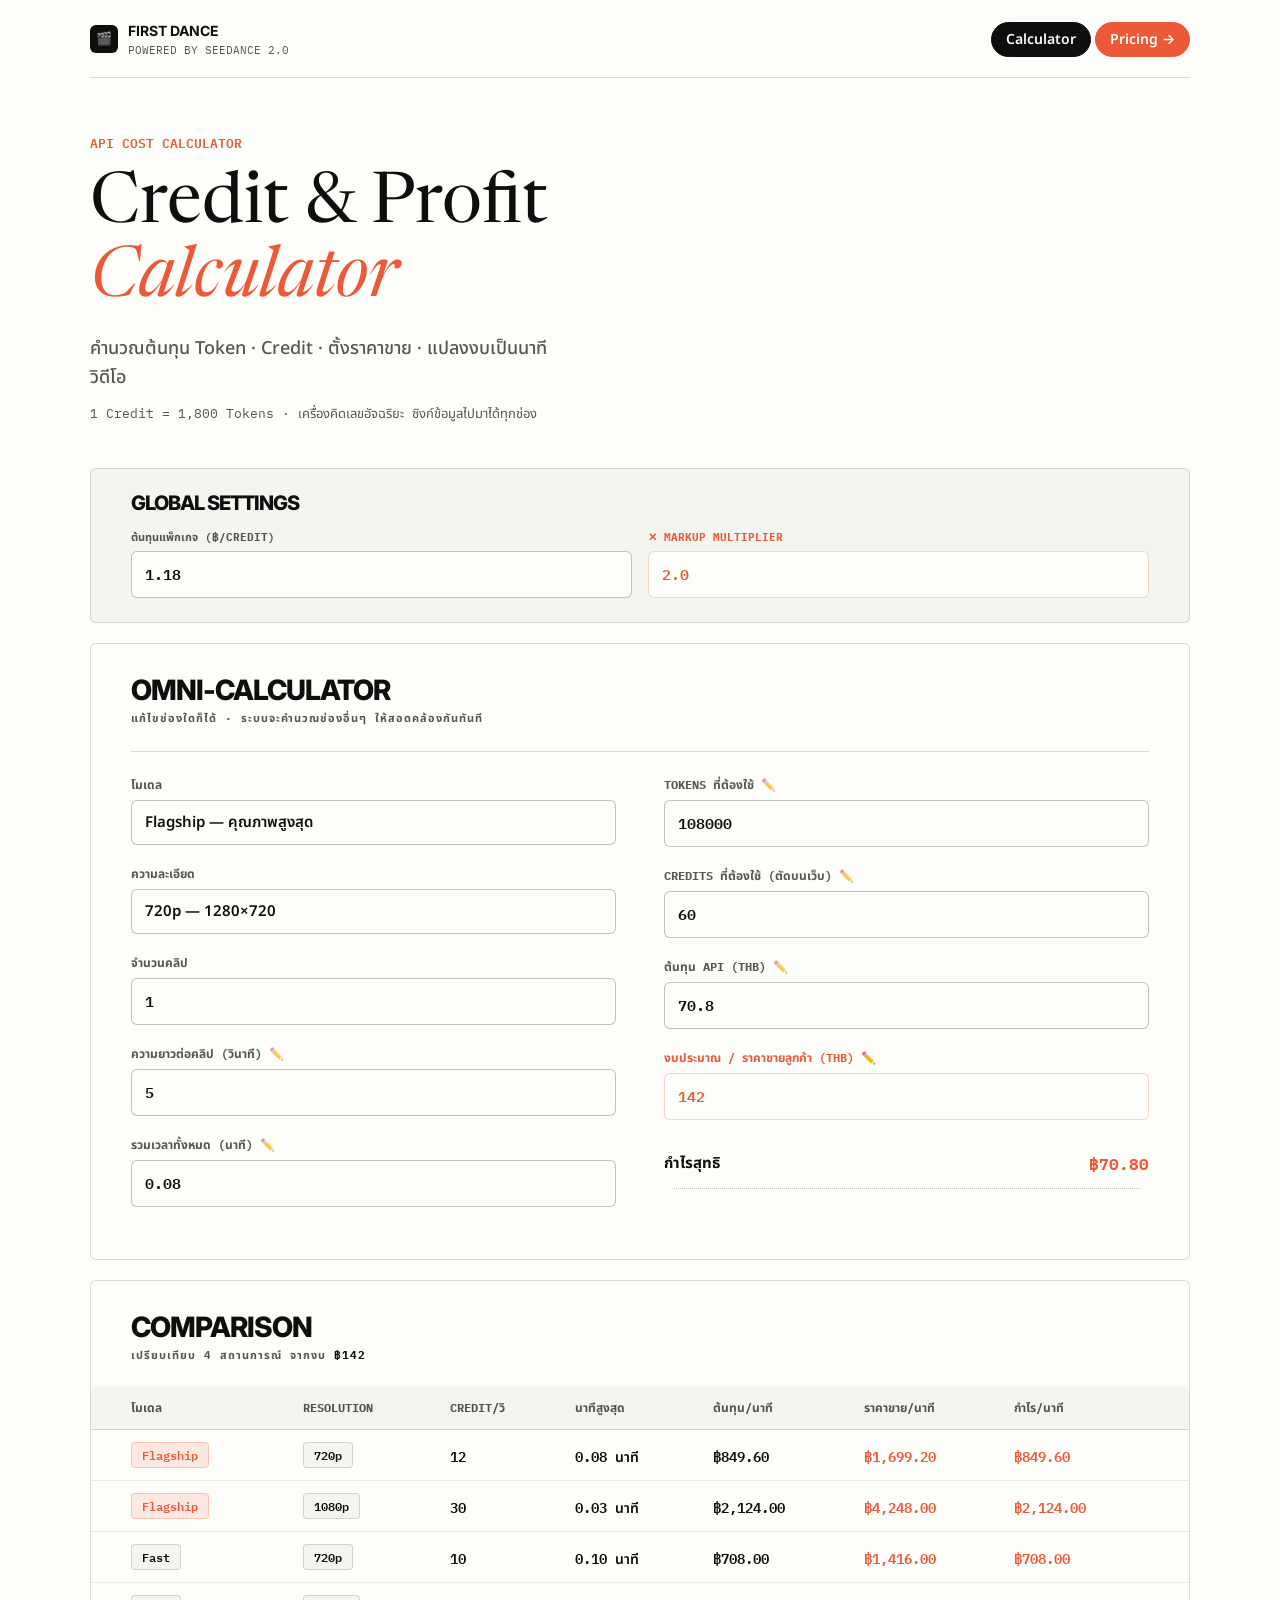
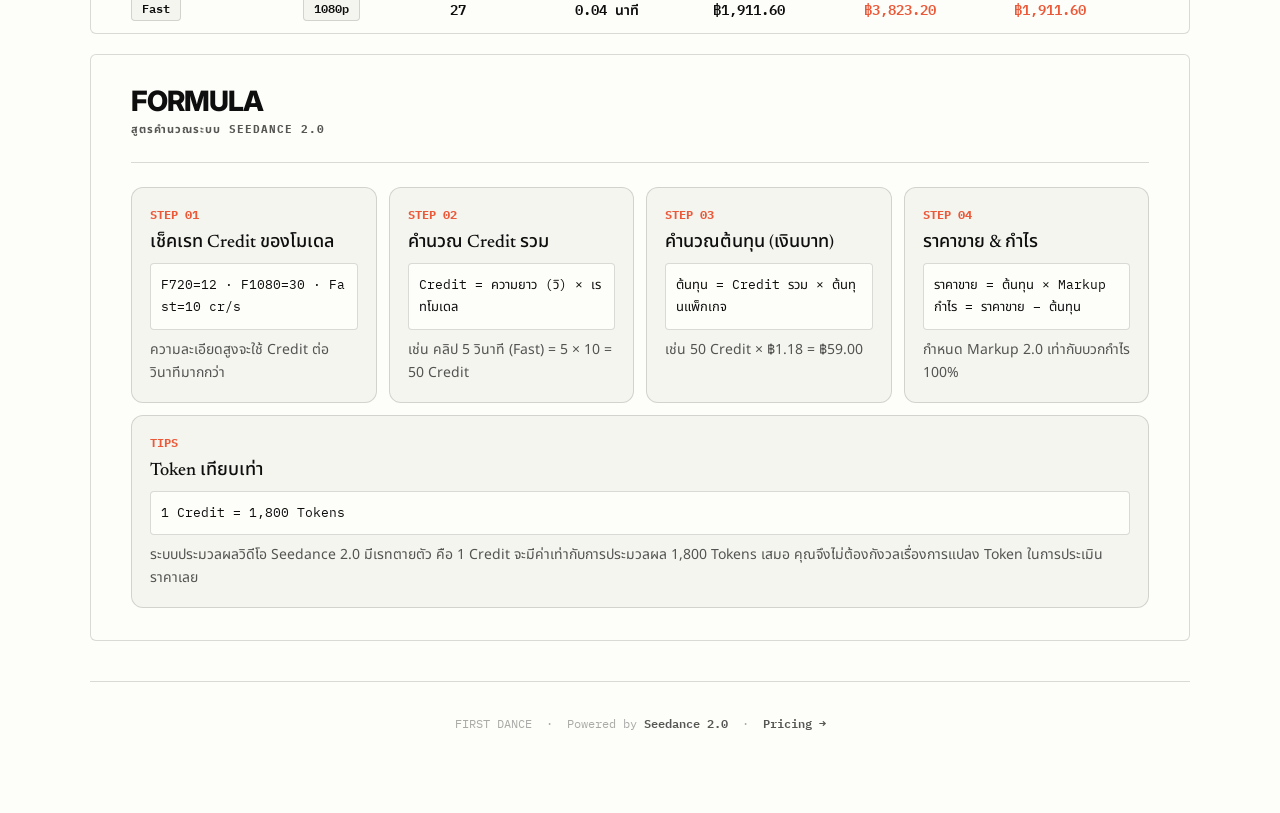
<file: index.html>
<!DOCTYPE html>
<html lang="th">
<head>
<meta charset="UTF-8">
<meta name="viewport" content="width=device-width, initial-scale=1.0">
<title>FIRST DANCE — Credit & Profit Calculator</title>
<meta name="description" content="คำนวณต้นทุน Token, Credit, กำไร และงบประมาณสำหรับ Seedance 2.0 API">
<link rel="stylesheet" href="shared.css">
<style>
/* ── SECTION ROW LAYOUT ── */
.sec-list { display: flex; flex-direction: column; gap: 20px; margin-bottom: 40px; }
.sec-row {
  background: var(--snow);
  border: 1px solid var(--border);
  border-radius: var(--radius-sm);
  padding: 32px 40px;
  position: relative;
  overflow: hidden;
}
.sec-header {
  display: flex; justify-content: space-between; align-items: flex-end;
  margin-bottom: 24px;
}
.sec-name-wrap { display: flex; flex-direction: column; gap: 6px; }
.sec-name {
  font-family: var(--f-display);
  font-size: 28px; font-weight: 800;
  text-transform: uppercase;
  letter-spacing: -1px;
  line-height: 1;
  color: var(--black);
}
.sec-desc {
  font-family: var(--f-mono);
  font-size: 11px; font-weight: 700;
  color: var(--muted);
  text-transform: uppercase;
  letter-spacing: 1px;
}
.sec-sep { height: 1px; background: var(--black); margin-bottom: 24px; opacity: 0.15; }
.sec-grid-2 {
  display: grid;
  grid-template-columns: 1fr 1fr;
  gap: 48px;
}
@media(max-width: 768px) {
  .sec-grid-2 { grid-template-columns: 1fr; gap: 32px; }
  .sec-row { padding: 24px; }
}

/* Transparent results to blend with row */
.res-clean { background: transparent; border: none; margin-top: 0; }
.res-clean .res-row { padding: 12px 0; border-bottom: 1px dotted rgba(14,14,14,.25); }
.res-clean .res-row.hi { background: transparent; }
.res-clean .res-divider { margin: 8px 0; background: var(--black); opacity: 0.15; }

/* Custom field adjustments */
.sec-row .field { margin-bottom: 20px; }
</style>
</head>
<body>

<!-- NAV -->
<nav class="nav">
  <div class="nav-brand">
    <div class="nav-mark">🎬</div>
    <div>
      <div class="nav-name">FIRST DANCE</div>
      <div class="nav-sub">POWERED BY SEEDANCE 2.0</div>
    </div>
  </div>
  <div class="nav-links">
    <a href="index.html" class="active">Calculator</a>
    <a href="pricing.html" class="cta">Pricing →</a>
  </div>
</nav>

<div class="wrap">

<!-- HERO -->
<section class="hero">
  <div class="hero-eyebrow">API Cost Calculator</div>
  <h1>Credit &amp; Profit<br><em>Calculator</em></h1>
  <p class="hero-desc">คำนวณต้นทุน Token · Credit · ตั้งราคาขาย · แปลงงบเป็นนาทีวิดีโอ</p>
  <p class="hero-meta">1 Credit = 1,800 Tokens · เครื่องคิดเลขอัจฉริยะ ซิงก์ข้อมูลไปมาได้ทุกช่อง</p>
</section>

<div class="sec-list">

  <!-- ════ SETTINGS ════ -->
  <div class="sec-row" style="padding: 24px 40px; background: var(--surface);">
    <div class="sec-header" style="margin-bottom: 16px;">
      <div class="sec-name-wrap">
        <div class="sec-name" style="font-size: 20px;">Global Settings</div>
      </div>
    </div>
    <div class="settings-grid">
      <div class="field" style="margin:0"><label>ต้นทุนแพ็กเกจ (฿/Credit)</label><input type="number" id="thb_per_cr" value="1.18" step="0.01" oninput="syncAll('rate')"></div>
      <div class="field accent" style="margin:0"><label>✕ Markup Multiplier</label><input type="number" id="markup" value="2.0" step="0.1" min="1" oninput="syncAll('rate')"></div>
    </div>
  </div>

  <!-- ════ OMNI CALCULATOR ════ -->
  <div class="sec-row">
    <div class="sec-header">
      <div class="sec-name-wrap">
        <div class="sec-name">Omni-Calculator</div>
        <div class="sec-desc">แก้ไขช่องใดก็ได้ · ระบบจะคำนวณช่องอื่นๆ ให้สอดคล้องกันทันที</div>
      </div>
    </div>
    <div class="sec-sep"></div>
    <div class="sec-grid-2">
      <!-- Left: Specs -->
      <div>
        <div class="field">
          <label>โมเดล</label>
          <select id="omni_model" onchange="syncAll('model')">
            <option value="f">Flagship — คุณภาพสูงสุด</option>
            <option value="s">Fast — ประหยัด & รวดเร็ว</option>
          </select>
        </div>
        <div class="field">
          <label>ความละเอียด</label>
          <select id="omni_res" onchange="syncAll('res')">
            <option value="720">720p — 1280×720</option>
            <option value="1080">1080p — 1920×1080</option>
          </select>
        </div>
        <div class="field">
          <label>จำนวนคลิป</label>
          <input type="number" id="omni_qty" value="1" min="1" oninput="syncAll('qty')">
        </div>
        <div class="field">
          <label>ความยาวต่อคลิป (วินาที) ✏️</label>
          <input type="number" id="omni_dur" value="5" min="0.1" step="0.1" oninput="syncAll('dur')">
        </div>
        <div class="field">
          <label>รวมเวลาทั้งหมด (นาที) ✏️</label>
          <input type="number" id="omni_min" value="0.08" min="0" step="0.01" oninput="syncAll('min')">
        </div>
      </div>
      
      <!-- Right: Costs & Budgets -->
      <div>
        <div class="field">
          <label>Tokens ที่ต้องใช้ ✏️</label>
          <input type="number" id="omni_tok" value="108000" min="0" oninput="syncAll('tok')">
        </div>
        <div class="field">
          <label>Credits ที่ต้องใช้ (ตัดบนเว็บ) ✏️</label>
          <input type="number" id="omni_cr" value="60" min="0" oninput="syncAll('cr')">
        </div>
        <div class="field">
          <label>ต้นทุน API (THB) ✏️</label>
          <input type="number" id="omni_cost" value="19.67" min="0" step="0.01" oninput="syncAll('cost')">
        </div>
        <div class="field accent">
          <label>งบประมาณ / ราคาขายลูกค้า (THB) ✏️</label>
          <input type="number" id="omni_budget" value="39.34" min="0" step="1" oninput="syncAll('budget')">
        </div>
        
        <!-- Meta info -->
        <div class="results res-clean" style="margin-top: 16px;">
          <div class="res-row hi"><span class="res-label">กำไรสุทธิ</span><span class="res-val vr" id="omni_profit">฿0</span></div>
        </div>
      </div>
    </div>
  </div>

  <!-- ════ COMPARISON TABLE ════ -->
  <div class="sec-row" style="padding: 0;">
    <div class="sec-header" style="padding: 32px 40px 0; margin-bottom: 24px;">
      <div class="sec-name-wrap">
        <div class="sec-name">Comparison</div>
        <div class="sec-desc">เปรียบเทียบ 4 สถานการณ์ จากงบ <span id="cmp_lbl" style="color:var(--black)">—</span></div>
      </div>
    </div>
    <div class="tbl-wrap">
      <table>
        <thead><tr>
          <th style="padding-left:40px">โมเดล</th><th>Resolution</th><th>Credit/วิ</th>
          <th>นาทีสูงสุด</th><th>ต้นทุน/นาที</th><th>ราคาขาย/นาที</th><th style="padding-right:40px">กำไร/นาที</th>
        </tr></thead>
        <tbody id="cmp_body"></tbody>
      </table>
    </div>
  </div>

  <!-- ════ FORMULA ════ -->
  <div class="sec-row">
    <div class="sec-header">
      <div class="sec-name-wrap">
        <div class="sec-name">Formula</div>
        <div class="sec-desc">สูตรคำนวณระบบ Seedance 2.0</div>
      </div>
    </div>
    <div class="sec-sep"></div>
    <div class="formula-grid">
      <div class="f-item">
        <div class="f-step">Step 01</div>
        <div class="f-title">เช็คเรท Credit ของโมเดล</div>
        <div class="f-code">F720=12 · F1080=30 · Fast=10 cr/s</div>
        <div class="f-desc">ความละเอียดสูงจะใช้ Credit ต่อวินาทีมากกว่า</div>
      </div>
      <div class="f-item">
        <div class="f-step">Step 02</div>
        <div class="f-title">คำนวณ Credit รวม</div>
        <div class="f-code">Credit = ความยาว (วิ) × เรทโมเดล</div>
        <div class="f-desc">เช่น คลิป 5 วินาที (Fast) = 5 × 10 = 50 Credit</div>
      </div>
      <div class="f-item">
        <div class="f-step">Step 03</div>
        <div class="f-title">คำนวณต้นทุน (เงินบาท)</div>
        <div class="f-code">ต้นทุน = Credit รวม × ต้นทุนแพ็กเกจ</div>
        <div class="f-desc">เช่น 50 Credit × ฿1.18 = ฿59.00</div>
      </div>
      <div class="f-item">
        <div class="f-step">Step 04</div>
        <div class="f-title">ราคาขาย & กำไร</div>
        <div class="f-code">ราคาขาย = ต้นทุน × Markup<br>กำไร = ราคาขาย − ต้นทุน</div>
        <div class="f-desc">กำหนด Markup 2.0 เท่ากับบวกกำไร 100%</div>
      </div>
      <div class="f-item" style="grid-column: 1 / -1;">
        <div class="f-step">Tips</div>
        <div class="f-title">Token เทียบเท่า</div>
        <div class="f-code">1 Credit = 1,800 Tokens</div>
        <div class="f-desc">ระบบประมวลผลวิดีโอ Seedance 2.0 มีเรทตายตัว คือ 1 Credit จะมีค่าเท่ากับการประมวลผล 1,800 Tokens เสมอ คุณจึงไม่ต้องกังวลเรื่องการแปลง Token ในการประเมินราคาเลย</div>
      </div>
    </div>
  </div>

</div> <!-- /sec-list -->

<footer class="footer">
  FIRST DANCE &nbsp;·&nbsp; Powered by <a href="https://seedance2.ai">Seedance 2.0</a> &nbsp;·&nbsp; <a href="pricing.html">Pricing →</a>
</footer>

</div><!-- /wrap -->

<script>
// ── Helpers ──
const CR = { f720:12, f1080:30, s720:10, s1080:27 };
const TOKENS_PER_CR = 1800;

const fmt  = (n, d=2) => Number(n).toLocaleString('th-TH', {minimumFractionDigits:d, maximumFractionDigits:d});
const fmti = n => Math.round(n).toLocaleString('th-TH');
const g    = id => parseFloat(document.getElementById(id).value) || 0;
const set  = (id, v) => document.getElementById(id).textContent = v;

function getGlobals() {
  const costPerCr = g('thb_per_cr') || 1.18;
  const mk = g('markup') || 1;
  return { costPerCr, mk };
}

let lastEdited = 'dur'; // Default anchor point

function getConstants() {
  const mdl = document.getElementById('omni_model').value; // 'f' or 's'
  const res = document.getElementById('omni_res').value;   // '720' or '1080'
  const { costPerCr, mk } = getGlobals();
  
  const crPerSec = CR[mdl + res] || 12; 
  const qty = g('omni_qty') || 1;
  
  return { costPerCr, mk, crPerSec, qty };
}

function syncAll(source) {
  if (source !== 'rate' && source !== 'model' && source !== 'res' && source !== 'qty') {
    if (source) lastEdited = source;
  }
  
  const c = getConstants();
  let cr = 0; // Credit is our absolute truth anchor
  
  if (lastEdited === 'dur') {
    const dur = g('omni_dur');
    cr = dur * c.qty * c.crPerSec;
  } else if (lastEdited === 'min') {
    const mins = g('omni_min');
    const dur = (mins * 60) / c.qty;
    cr = dur * c.qty * c.crPerSec;
  } else if (lastEdited === 'tok') {
    const tok = g('omni_tok');
    cr = tok / TOKENS_PER_CR;
  } else if (lastEdited === 'cr') {
    cr = g('omni_cr');
  } else if (lastEdited === 'cost') {
    const costThb = g('omni_cost');
    cr = costThb / c.costPerCr;
  } else if (lastEdited === 'budget') {
    const budget = g('omni_budget');
    const costThb = budget / c.mk;
    cr = costThb / c.costPerCr;
  }

  // Compute all other values from `cr`
  const durTotal = cr / c.crPerSec;
  const durPerClip = c.qty > 0 ? durTotal / c.qty : 0;
  const mins = durTotal / 60;
  const tok = cr * TOKENS_PER_CR;
  const costThb = cr * c.costPerCr;
  const budget = costThb * c.mk;
  const profit = budget - costThb;
  
  // Update DOM safely
  if (source !== 'dur') document.getElementById('omni_dur').value = (Math.round(durPerClip * 10) / 10).toString();
  if (source !== 'min') document.getElementById('omni_min').value = (Math.round(mins * 100) / 100).toString();
  if (source !== 'tok') document.getElementById('omni_tok').value = Math.round(tok).toString();
  if (source !== 'cr')  document.getElementById('omni_cr').value = Math.round(cr).toString();
  if (source !== 'cost') document.getElementById('omni_cost').value = (Math.round(costThb * 100) / 100).toString();
  if (source !== 'budget') document.getElementById('omni_budget').value = Math.round(budget).toString();
  
  set('omni_profit', '฿' + fmt(profit));
  
  updateComparison(budget, c.costPerCr, c.mk);
}

function updateComparison(budget, costPerCr, mk) {
  set('cmp_lbl', '฿' + fmt(budget, 0));
  const rows = [
    { m:'Flagship', r:'720p',  cr:12 },
    { m:'Flagship', r:'1080p', cr:30 },
    { m:'Fast',     r:'720p',  cr:10 },
    { m:'Fast',     r:'1080p', cr:27 },
  ];
  const tbody = document.getElementById('cmp_body');
  tbody.innerHTML = '';
  rows.forEach(r => {
    // If budget is positive, find out how many credits we get, then how many seconds that is
    const totalCr = budget>0 ? budget / (costPerCr * mk) : 0;
    const ms = budget>0 ? totalCr / r.cr : 0;
    const mm = budget>0 ? ms / 60 : 0;
    
    // Cost per minute = (60 secs * crPerSec) * costPerCr
    const cpm = (60 * r.cr) * costPerCr;
    const spm = cpm * mk;
    const ppm = spm - cpm;
    
    const tr = document.createElement('tr');
    tr.innerHTML = `
      <td style="padding-left:40px"><span class="tag${r.m==='Flagship'?' red':''}">${r.m}</span></td>
      <td><span class="tag">${r.r}</span></td>
      <td class="mono">${r.cr}</td>
      <td class="mono">${fmt(mm)} นาที</td>
      <td class="mono">฿${fmt(cpm)}</td>
      <td class="mono red">฿${fmt(spm)}</td>
      <td class="mono red" style="padding-right:40px">฿${fmt(ppm)}</td>`;
    tbody.appendChild(tr);
  });
}

// Initial calculation on load
window.onload = () => syncAll();
</script>
</body>
</html>
</file>
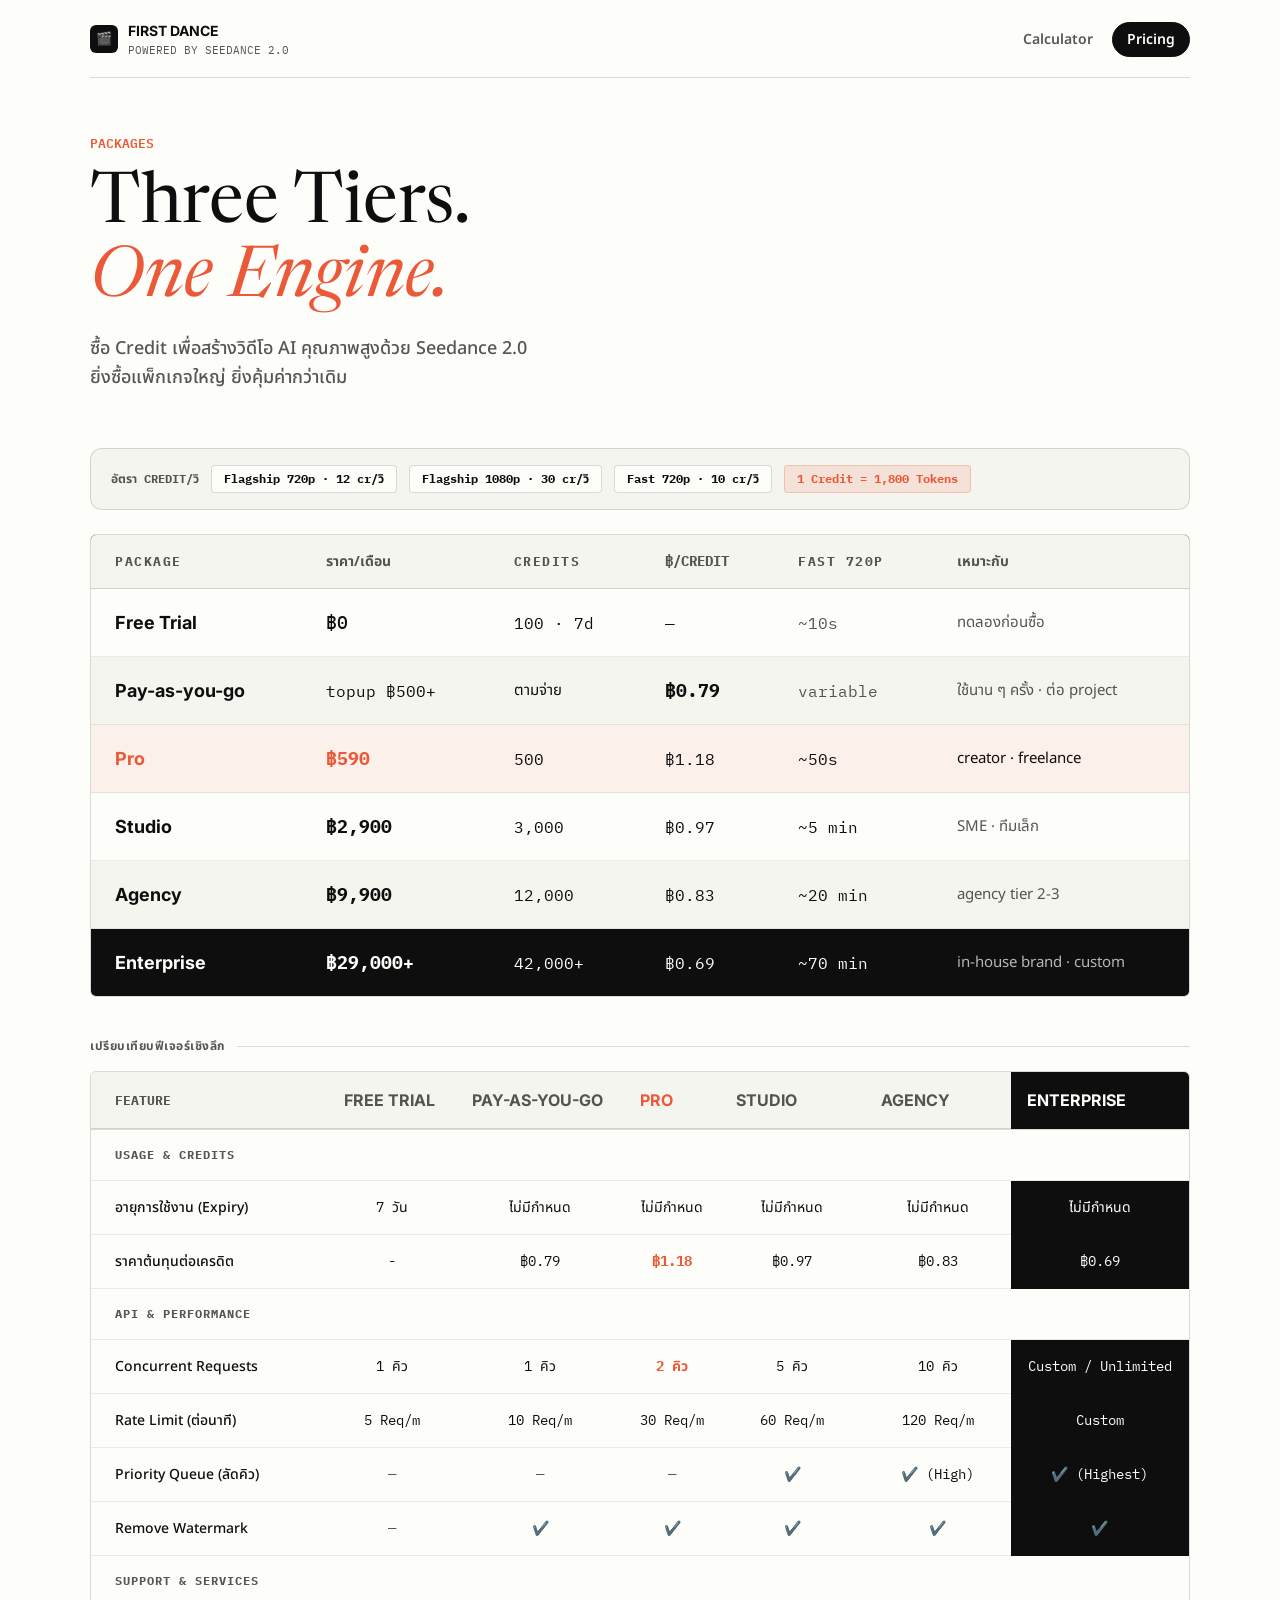
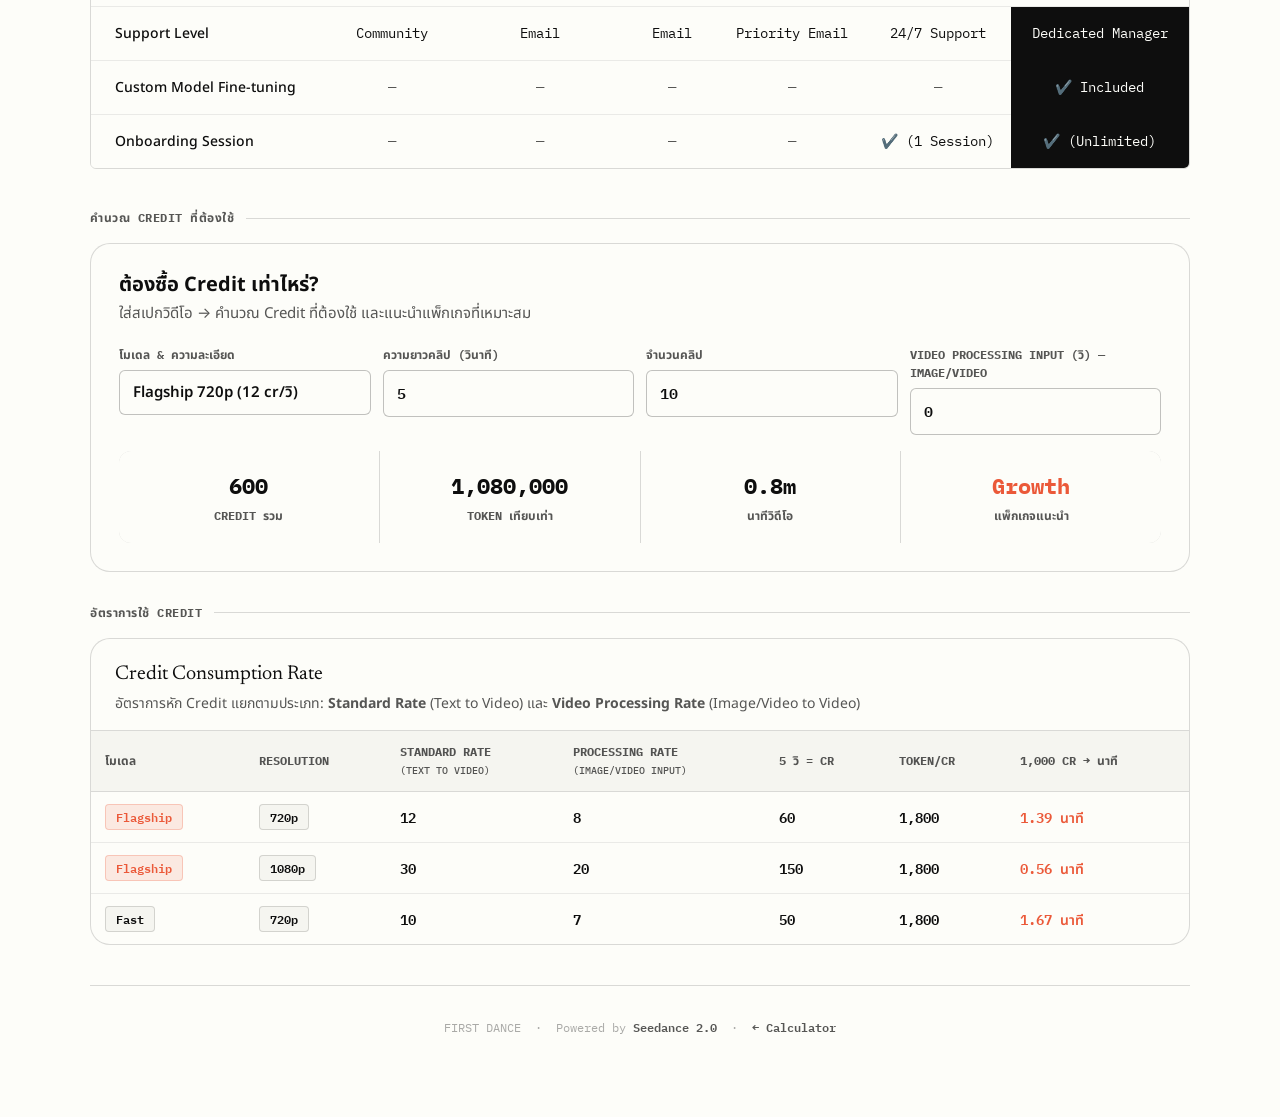
<file: pricing.html>
<!DOCTYPE html>
<html lang="th">
<head>
<meta charset="UTF-8">
<meta name="viewport" content="width=device-width, initial-scale=1.0">
<title>FIRST DANCE — Pricing & Credit Packages</title>
<link rel="stylesheet" href="shared.css">
<style>
/* ── PRICING HORIZONTAL LAYOUT ── */
.pkg-list { display: flex; flex-direction: column; gap: 20px; margin-bottom: 40px; }
.pkg-row {
  background: var(--snow);
  border: 1px solid var(--border);
  border-radius: var(--radius-sm);
  padding: 32px 40px;
  position: relative;
  overflow: hidden;
}
.pkg-row.featured {
  background: var(--black);
  color: var(--snow);
  border: 1px solid var(--black);
}
.pkg-row.featured::before {
  content: '';
  position: absolute;
  top: 0; left: 0; bottom: 0;
  width: 8px;
  background: var(--red);
}

.pkg-header {
  display: flex; justify-content: space-between; align-items: flex-end;
  margin-bottom: 24px;
}
.pkg-name-wrap { display: flex; flex-direction: column; gap: 6px; }
.pkg-name {
  font-family: var(--f-display);
  font-size: 36px; font-weight: 800;
  text-transform: uppercase;
  letter-spacing: -1px;
  line-height: 1;
}
.pkg-desc {
  font-family: var(--f-mono);
  font-size: 11px; font-weight: 700;
  color: var(--muted);
  text-transform: uppercase;
  letter-spacing: 1px;
}
.pkg-row.featured .pkg-desc { color: rgba(253,253,249,.5); }

.pkg-price-wrap { display: flex; flex-direction: column; align-items: flex-end; gap: 8px; }
.pkg-badge {
  background: var(--red); color: var(--snow);
  font-family: var(--f-mono); font-size: 10px; font-weight: 700;
  padding: 4px 10px; border-radius: 4px;
  text-transform: uppercase; letter-spacing: 1px;
}
.pkg-price-val {
  font-family: var(--f-display);
  font-size: 56px; font-weight: 800;
  line-height: 1;
  display: flex; align-items: flex-start;
  letter-spacing: -1px;
}
.pkg-price-cur {
  font-size: 20px; font-weight: 700;
  margin-top: 6px; margin-right: 4px; color: var(--muted);
}
.pkg-row.featured .pkg-price-cur { color: rgba(235,89,57,.8); }
.pkg-row.featured .pkg-price-val { color: var(--red); }
.pkg-price-meta {
  font-family: var(--f-mono);
  font-size: 10px; font-weight: 700;
  color: var(--muted);
  text-transform: uppercase;
  letter-spacing: 1.5px;
  text-align: right;
  line-height: 1.5;
}
.pkg-row.featured .pkg-price-meta { color: rgba(253,253,249,.5); }

.pkg-sep { height: 1px; background: var(--black); margin-bottom: 24px; opacity: 0.15; }
.pkg-row.featured .pkg-sep { background: var(--snow); opacity: 0.2; }

.pkg-feat-grid {
  display: grid;
  grid-template-columns: 1fr 1fr;
  gap: 0 48px;
}
@media(max-width: 768px) {
  .pkg-feat-grid { grid-template-columns: 1fr; gap: 0; }
  .pkg-header { flex-direction: column; align-items: flex-start; gap: 24px; }
  .pkg-price-wrap { align-items: flex-start; }
  .pkg-price-meta { text-align: left; }
  .pkg-row { padding: 24px; }
}

.pkg-feat-list { display: flex; flex-direction: column; }
.pkg-feat-item {
  display: flex; justify-content: space-between; align-items: center;
  padding: 16px 0;
  border-bottom: 1px dotted rgba(14,14,14,.25);
}
.pkg-feat-list .pkg-feat-item:last-child { border-bottom: none; }
.pkg-row.featured .pkg-feat-item { border-bottom: 1px dotted rgba(253,253,249,.25); }

.pkg-feat-lbl {
  font-family: var(--f-thai);
  font-size: 15px; font-weight: 500;
  color: rgba(14,14,14,.7);
}
.pkg-row.featured .pkg-feat-lbl { color: rgba(253,253,249,.8); }

.pkg-feat-val {
  font-family: var(--f-mono);
  font-size: 14px; font-weight: 700;
  color: var(--black);
}
.pkg-row.featured .pkg-feat-val { color: var(--snow); }

.rate-strip { background:var(--surface); border:1px solid var(--border); border-radius:var(--radius); padding:16px 20px; margin-bottom:24px; display:flex; align-items:center; gap:12px; flex-wrap:wrap; }
.rate-strip-lbl { font-family:var(--f-mono); font-size:12px; color:var(--muted); font-weight:700; text-transform:uppercase; letter-spacing:0; }
.rate-chip { font-family:var(--f-mono); font-size:12px; font-weight:700; padding:4px 12px; border-radius:4px; border:1px solid var(--border); color:var(--fg); background:var(--snow); }
.rate-chip.red { border-color:var(--red-mid); color:var(--red); background:var(--red-dim); }

.calc-card { background:var(--snow); border:1px solid var(--border); border-radius:var(--radius-lg); padding:28px; margin-bottom:24px; }
.calc-grid { display:grid; grid-template-columns:repeat(auto-fit,minmax(160px,1fr)); gap:12px; margin-bottom:16px; }
</style>
</head>
<body>

<!-- NAV -->
<nav class="nav">
  <div class="nav-brand">
    <div class="nav-mark">🎬</div>
    <div>
      <div class="nav-name">FIRST DANCE</div>
      <div class="nav-sub">POWERED BY SEEDANCE 2.0</div>
    </div>
  </div>
  <div class="nav-links">
    <a href="index.html">Calculator</a>
    <a href="pricing.html" class="active">Pricing</a>
  </div>
</nav>

<div class="wrap">

<!-- HERO -->
<section class="hero">
  <div class="hero-eyebrow">Packages</div>
  <h1>Three Tiers.<br><em>One Engine.</em></h1>
  <p class="hero-desc">ซื้อ Credit เพื่อสร้างวิดีโอ AI คุณภาพสูงด้วย Seedance 2.0<br>ยิ่งซื้อแพ็กเกจใหญ่ ยิ่งคุ้มค่ากว่าเดิม</p>
</section>

<!-- RATE STRIP -->
<div class="rate-strip">
  <span class="rate-strip-lbl">อัตรา Credit/วิ</span>
  <span class="rate-chip">Flagship 720p · 12 cr/วิ</span>
  <span class="rate-chip">Flagship 1080p · 30 cr/วิ</span>
  <span class="rate-chip">Fast 720p · 10 cr/วิ</span>
  <span class="rate-chip red">1 Credit = 1,800 Tokens</span>
</div>

<!-- PACKAGES LIST -->
<!-- PRICING TABLE -->
<div class="pricing-table-wrap" style="margin-bottom: 40px; overflow-x: auto; border: 1px solid var(--border); border-radius: var(--radius-sm);">
  <table class="pricing-table" style="width: 100%; border-collapse: collapse; min-width: 800px;">
    <thead>
      <tr style="background: var(--black); color: var(--snow);">
        <th style="padding: 16px 24px; text-align: left; font-family: var(--f-mono); font-size: 13px; letter-spacing: 1.5px; text-transform: uppercase;">Package</th>
        <th style="padding: 16px 24px; text-align: left; font-family: var(--f-thai); font-size: 14px;">ราคา/เดือน</th>
        <th style="padding: 16px 24px; text-align: left; font-family: var(--f-mono); font-size: 13px; letter-spacing: 1.5px; text-transform: uppercase;">Credits</th>
        <th style="padding: 16px 24px; text-align: left; font-family: var(--f-mono); font-size: 14px;">฿/Credit</th>
        <th style="padding: 16px 24px; text-align: left; font-family: var(--f-mono); font-size: 13px; letter-spacing: 1.5px; text-transform: uppercase;">Fast 720p</th>
        <th style="padding: 16px 24px; text-align: left; font-family: var(--f-thai); font-size: 14px;">เหมาะกับ</th>
      </tr>
    </thead>
    <tbody>
      <!-- Free Trial -->
      <tr style="background: var(--snow); border-bottom: 1px solid var(--border2);">
        <td style="padding: 20px 24px; font-family: var(--f-display); font-size: 18px; font-weight: 700;">Free Trial</td>
        <td style="padding: 20px 24px; font-family: var(--f-mono); font-size: 18px; font-weight: 500;">฿0</td>
        <td style="padding: 20px 24px; font-family: var(--f-mono); font-size: 16px;">100 · 7d</td>
        <td style="padding: 20px 24px; font-family: var(--f-mono); font-size: 16px;">—</td>
        <td style="padding: 20px 24px; font-family: var(--f-mono); font-size: 16px; color: var(--muted);">~10s</td>
        <td style="padding: 20px 24px; font-family: var(--f-thai); font-size: 15px; color: var(--muted);">ทดลองก่อนซื้อ</td>
      </tr>
      
      <!-- Pay-as-you-go -->
      <tr style="background: var(--surface); border-bottom: 1px solid var(--border2);">
        <td style="padding: 20px 24px; font-family: var(--f-display); font-size: 18px; font-weight: 700;">Pay-as-you-go</td>
        <td style="padding: 20px 24px; font-family: var(--f-mono); font-size: 16px;">topup ฿500+</td>
        <td style="padding: 20px 24px; font-family: var(--f-thai); font-size: 15px;">ตามจ่าย</td>
        <td style="padding: 20px 24px; font-family: var(--f-mono); font-size: 18px; font-weight: 700;">฿0.79</td>
        <td style="padding: 20px 24px; font-family: var(--f-mono); font-size: 16px; color: var(--muted);">variable</td>
        <td style="padding: 20px 24px; font-family: var(--f-thai); font-size: 15px; color: var(--muted);">ใช้นาน ๆ ครั้ง · ต่อ project</td>
      </tr>
      
      <!-- Pro -->
      <tr style="background: rgba(235, 89, 57, 0.08); border-bottom: 1px solid rgba(235, 89, 57, 0.15);">
        <td style="padding: 20px 24px; font-family: var(--f-display); font-size: 18px; font-weight: 700; color: var(--red);">Pro</td>
        <td style="padding: 20px 24px; font-family: var(--f-mono); font-size: 18px; font-weight: 700; color: var(--red);">฿590</td>
        <td style="padding: 20px 24px; font-family: var(--f-mono); font-size: 16px;">500</td>
        <td style="padding: 20px 24px; font-family: var(--f-mono); font-size: 16px;">฿1.18</td>
        <td style="padding: 20px 24px; font-family: var(--f-mono); font-size: 16px;">~50s</td>
        <td style="padding: 20px 24px; font-family: var(--f-thai); font-size: 15px;">creator · freelance</td>
      </tr>

      <!-- Studio -->
      <tr style="background: var(--snow); border-bottom: 1px solid var(--border2);">
        <td style="padding: 20px 24px; font-family: var(--f-display); font-size: 18px; font-weight: 700;">Studio</td>
        <td style="padding: 20px 24px; font-family: var(--f-mono); font-size: 18px; font-weight: 700;">฿2,900</td>
        <td style="padding: 20px 24px; font-family: var(--f-mono); font-size: 16px;">3,000</td>
        <td style="padding: 20px 24px; font-family: var(--f-mono); font-size: 16px;">฿0.97</td>
        <td style="padding: 20px 24px; font-family: var(--f-mono); font-size: 16px;">~5 min</td>
        <td style="padding: 20px 24px; font-family: var(--f-thai); font-size: 15px; color: var(--muted);">SME · ทีมเล็ก</td>
      </tr>

      <!-- Agency -->
      <tr style="background: var(--surface); border-bottom: 1px solid var(--border2);">
        <td style="padding: 20px 24px; font-family: var(--f-display); font-size: 18px; font-weight: 700;">Agency</td>
        <td style="padding: 20px 24px; font-family: var(--f-mono); font-size: 18px; font-weight: 700;">฿9,900</td>
        <td style="padding: 20px 24px; font-family: var(--f-mono); font-size: 16px;">12,000</td>
        <td style="padding: 20px 24px; font-family: var(--f-mono); font-size: 16px;">฿0.83</td>
        <td style="padding: 20px 24px; font-family: var(--f-mono); font-size: 16px;">~20 min</td>
        <td style="padding: 20px 24px; font-family: var(--f-thai); font-size: 15px; color: var(--muted);">agency tier 2-3</td>
      </tr>

      <!-- Enterprise -->
      <tr style="background: var(--black); color: var(--snow);">
        <td style="padding: 20px 24px; font-family: var(--f-display); font-size: 18px; font-weight: 700;">Enterprise</td>
        <td style="padding: 20px 24px; font-family: var(--f-mono); font-size: 18px; font-weight: 700;">฿29,000+</td>
        <td style="padding: 20px 24px; font-family: var(--f-mono); font-size: 16px;">42,000+</td>
        <td style="padding: 20px 24px; font-family: var(--f-mono); font-size: 16px;">฿0.69</td>
        <td style="padding: 20px 24px; font-family: var(--f-mono); font-size: 16px;">~70 min</td>
        <td style="padding: 20px 24px; font-family: var(--f-thai); font-size: 15px; color: rgba(253,253,249,0.7);">in-house brand · custom</td>
      </tr>
    </tbody>
  </table>
</div>

<!-- DETAILED MATRIX -->
<div class="section-label">เปรียบเทียบฟีเจอร์เชิงลึก</div>
<div class="pricing-table-wrap" style="margin-bottom: 40px; overflow-x: auto; border: 1px solid var(--border); border-radius: var(--radius-sm);">
  <table style="width: 100%; border-collapse: collapse; min-width: 900px; text-align: center;">
    <thead>
      <tr style="background: var(--surface); border-bottom: 2px solid var(--border);">
        <th style="padding: 16px 24px; text-align: left; font-family: var(--f-mono); font-size: 13px; text-transform: uppercase; color: var(--muted);">Feature</th>
        <th style="padding: 16px; font-family: var(--f-display); font-size: 16px;">Free Trial</th>
        <th style="padding: 16px; font-family: var(--f-display); font-size: 16px;">Pay-as-you-go</th>
        <th style="padding: 16px; font-family: var(--f-display); font-size: 16px; color: var(--red);">Pro</th>
        <th style="padding: 16px; font-family: var(--f-display); font-size: 16px;">Studio</th>
        <th style="padding: 16px; font-family: var(--f-display); font-size: 16px;">Agency</th>
        <th style="padding: 16px; font-family: var(--f-display); font-size: 16px; background: var(--black); color: var(--snow);">Enterprise</th>
      </tr>
    </thead>
    <tbody style="font-family: var(--f-mono); font-size: 14px;">
      
      <!-- CAT 1 -->
      <tr style="background: var(--snow); border-bottom: 1px solid var(--border);">
        <td colspan="7" style="padding: 16px 24px; text-align: left; font-family: var(--f-mono); font-size: 12px; font-weight: 700; color: var(--muted); text-transform: uppercase; letter-spacing: 1px;">Usage & Credits</td>
      </tr>
      <tr style="border-bottom: 1px solid var(--border2); background: var(--snow);">
        <td style="padding: 16px 24px; text-align: left; font-family: var(--f-thai); font-weight: 500;">อายุการใช้งาน (Expiry)</td>
        <td>7 วัน</td>
        <td>ไม่มีกำหนด</td>
        <td>ไม่มีกำหนด</td>
        <td>ไม่มีกำหนด</td>
        <td>ไม่มีกำหนด</td>
        <td style="background: var(--black); color: var(--snow);">ไม่มีกำหนด</td>
      </tr>
      <tr style="border-bottom: 1px solid var(--border2); background: var(--snow);">
        <td style="padding: 16px 24px; text-align: left; font-family: var(--f-thai); font-weight: 500;">ราคาต้นทุนต่อเครดิต</td>
        <td>-</td>
        <td>฿0.79</td>
        <td style="color: var(--red); font-weight: 700;">฿1.18</td>
        <td>฿0.97</td>
        <td>฿0.83</td>
        <td style="background: var(--black); color: var(--snow);">฿0.69</td>
      </tr>

      <!-- CAT 2 -->
      <tr style="background: var(--snow); border-bottom: 1px solid var(--border);">
        <td colspan="7" style="padding: 16px 24px; text-align: left; font-family: var(--f-mono); font-size: 12px; font-weight: 700; color: var(--muted); text-transform: uppercase; letter-spacing: 1px;">API & Performance</td>
      </tr>
      <tr style="border-bottom: 1px solid var(--border2); background: var(--snow);">
        <td style="padding: 16px 24px; text-align: left; font-family: var(--f-thai); font-weight: 500;">Concurrent Requests</td>
        <td>1 คิว</td>
        <td>1 คิว</td>
        <td style="color: var(--red); font-weight: 700;">2 คิว</td>
        <td>5 คิว</td>
        <td>10 คิว</td>
        <td style="background: var(--black); color: var(--snow);">Custom / Unlimited</td>
      </tr>
      <tr style="border-bottom: 1px solid var(--border2); background: var(--snow);">
        <td style="padding: 16px 24px; text-align: left; font-family: var(--f-thai); font-weight: 500;">Rate Limit (ต่อนาที)</td>
        <td>5 Req/m</td>
        <td>10 Req/m</td>
        <td>30 Req/m</td>
        <td>60 Req/m</td>
        <td>120 Req/m</td>
        <td style="background: var(--black); color: var(--snow);">Custom</td>
      </tr>
      <tr style="border-bottom: 1px solid var(--border2); background: var(--snow);">
        <td style="padding: 16px 24px; text-align: left; font-family: var(--f-thai); font-weight: 500;">Priority Queue (ลัดคิว)</td>
        <td style="color: var(--muted);">—</td>
        <td style="color: var(--muted);">—</td>
        <td style="color: var(--muted);">—</td>
        <td>✔️</td>
        <td>✔️ (High)</td>
        <td style="background: var(--black); color: var(--snow);">✔️ (Highest)</td>
      </tr>
      <tr style="border-bottom: 1px solid var(--border2); background: var(--snow);">
        <td style="padding: 16px 24px; text-align: left; font-family: var(--f-thai); font-weight: 500;">Remove Watermark</td>
        <td style="color: var(--muted);">—</td>
        <td>✔️</td>
        <td>✔️</td>
        <td>✔️</td>
        <td>✔️</td>
        <td style="background: var(--black); color: var(--snow);">✔️</td>
      </tr>

      <!-- CAT 3 -->
      <tr style="background: var(--snow); border-bottom: 1px solid var(--border);">
        <td colspan="7" style="padding: 16px 24px; text-align: left; font-family: var(--f-mono); font-size: 12px; font-weight: 700; color: var(--muted); text-transform: uppercase; letter-spacing: 1px;">Support & Services</td>
      </tr>
      <tr style="border-bottom: 1px solid var(--border2); background: var(--snow);">
        <td style="padding: 16px 24px; text-align: left; font-family: var(--f-thai); font-weight: 500;">Support Level</td>
        <td>Community</td>
        <td>Email</td>
        <td>Email</td>
        <td>Priority Email</td>
        <td>24/7 Support</td>
        <td style="background: var(--black); color: var(--snow);">Dedicated Manager</td>
      </tr>
      <tr style="border-bottom: 1px solid var(--border2); background: var(--snow);">
        <td style="padding: 16px 24px; text-align: left; font-family: var(--f-thai); font-weight: 500;">Custom Model Fine-tuning</td>
        <td style="color: var(--muted);">—</td>
        <td style="color: var(--muted);">—</td>
        <td style="color: var(--muted);">—</td>
        <td style="color: var(--muted);">—</td>
        <td style="color: var(--muted);">—</td>
        <td style="background: var(--black); color: var(--snow);">✔️ Included</td>
      </tr>
      <tr style="background: var(--snow);">
        <td style="padding: 16px 24px; text-align: left; font-family: var(--f-thai); font-weight: 500;">Onboarding Session</td>
        <td style="color: var(--muted);">—</td>
        <td style="color: var(--muted);">—</td>
        <td style="color: var(--muted);">—</td>
        <td style="color: var(--muted);">—</td>
        <td>✔️ (1 Session)</td>
        <td style="background: var(--black); color: var(--snow);">✔️ (Unlimited)</td>
      </tr>

    </tbody>
  </table>
</div>

<!-- CREDIT CALCULATOR -->
<div class="section-label">คำนวณ Credit ที่ต้องใช้</div>
<div class="calc-card">
  <div class="card-title">ต้องซื้อ Credit เท่าไหร่?</div>
  <div class="card-sub">ใส่สเปกวิดีโอ → คำนวณ Credit ที่ต้องใช้ และแนะนำแพ็กเกจที่เหมาะสม</div>
  <div class="calc-grid">
    <div class="field" style="margin:0">
      <label>โมเดล & ความละเอียด</label>
      <select id="c_model" onchange="calcPkg()">
        <option value="f12">Flagship 720p (12 cr/วิ)</option>
        <option value="f30">Flagship 1080p (30 cr/วิ)</option>
        <option value="s10">Fast 720p (10 cr/วิ)</option>
      </select>
    </div>
    <div class="field" style="margin:0">
      <label>ความยาวคลิป (วินาที)</label>
      <input type="number" id="c_sec" value="5" min="1" oninput="calcPkg()">
    </div>
    <div class="field" style="margin:0">
      <label>จำนวนคลิป</label>
      <input type="number" id="c_qty" value="10" min="1" oninput="calcPkg()">
    </div>
    <div class="field" style="margin:0">
      <label>Video Processing Input (วิ) — Image/Video</label>
      <input type="number" id="c_inp" value="0" min="0" oninput="calcPkg()">
    </div>
  </div>
  <div class="stat-grid">
    <div class="stat-box"><div class="stat-val" id="cr_total">—</div><div class="stat-lbl">Credit รวม</div></div>
    <div class="stat-box"><div class="stat-val" id="cr_tokens">—</div><div class="stat-lbl">Token เทียบเท่า</div></div>
    <div class="stat-box"><div class="stat-val" id="cr_min">—</div><div class="stat-lbl">นาทีวิดีโอ</div></div>
    <div class="stat-box"><div class="stat-val red" id="cr_pkg">—</div><div class="stat-lbl">แพ็กเกจแนะนำ</div></div>
  </div>
</div>

<!-- USAGE TABLE -->
<div class="section-label">อัตราการใช้ Credit</div>
<div style="background:var(--snow);border:1px solid var(--border);border-radius:var(--radius-lg);overflow:hidden;margin-bottom:24px">
  <div style="padding:20px 24px 16px;border-bottom:1px solid var(--border)">
    <div style="font-family:var(--f-editorial);font-size:20px;font-weight:400;margin-bottom:4px">Credit Consumption Rate</div>
    <div style="font-size:14px;color:var(--muted)">อัตราการหัก Credit แยกตามประเภท: <strong>Standard Rate</strong> (Text to Video) และ <strong>Video Processing Rate</strong> (Image/Video to Video)</div>
  </div>
  <div class="tbl-wrap">
    <table>
      <thead><tr>
        <th>โมเดล</th><th>Resolution</th><th>Standard Rate<br><span style="font-size:10px;color:var(--muted);font-weight:500">(Text to Video)</span></th><th>Processing Rate<br><span style="font-size:10px;color:var(--muted);font-weight:500">(Image/Video Input)</span></th><th>5 วิ = cr</th><th>Token/cr</th><th>1,000 cr → นาที</th>
      </tr></thead>
      <tbody>
        <tr><td><span class="tag red">Flagship</span></td><td><span class="tag">720p</span></td><td class="mono">12</td><td class="mono">8</td><td class="mono">60</td><td class="mono">1,800</td><td class="mono red">1.39 นาที</td></tr>
        <tr><td><span class="tag red">Flagship</span></td><td><span class="tag">1080p</span></td><td class="mono">30</td><td class="mono">20</td><td class="mono">150</td><td class="mono">1,800</td><td class="mono red">0.56 นาที</td></tr>
        <tr><td><span class="tag">Fast</span></td><td><span class="tag">720p</span></td><td class="mono">10</td><td class="mono">7</td><td class="mono">50</td><td class="mono">1,800</td><td class="mono red">1.67 นาที</td></tr>
      </tbody>
    </table>
  </div>
</div>

<footer class="footer">
  FIRST DANCE &nbsp;·&nbsp; Powered by <a href="https://seedance2.ai">Seedance 2.0</a> &nbsp;·&nbsp; <a href="index.html">← Calculator</a>
</footer>

</div>

<script>
function fi(n){return Math.round(n).toLocaleString('th-TH')}
function ff(n,d=1){return Number(n).toLocaleString('th-TH',{minimumFractionDigits:d,maximumFractionDigits:d})}
const RATES={f12:{cr:12,ci:8},f30:{cr:30,ci:20},s10:{cr:10,ci:7}};
const PKGS=[{n:'Starter',cr:500},{n:'Growth',cr:2000},{n:'Dominate',cr:5000},{n:'Enterprise',cr:15000}];

function calcPkg(){
  const model=document.getElementById('c_model').value;
  const sec=parseFloat(document.getElementById('c_sec').value)||0;
  const qty=parseFloat(document.getElementById('c_qty').value)||1;
  const inp=parseFloat(document.getElementById('c_inp').value)||0;
  const r=RATES[model];
  const credits=inp>0?r.ci*(inp+sec*qty):r.cr*sec*qty;
  const tokens=credits*1800,mins=(sec*qty)/60;
  const pkg=PKGS.find(p=>p.cr>=credits)||PKGS[PKGS.length-1];
  document.getElementById('cr_total').textContent=fi(credits);
  document.getElementById('cr_tokens').textContent=fi(tokens);
  document.getElementById('cr_min').textContent=ff(mins)+'m';
  document.getElementById('cr_pkg').textContent=pkg.n;
}
window.onload=calcPkg;
</script>
</body>
</html>
</file>
<file: shared.css>
/* ═══════════════════════════════════════════
   FIRST DANCE — Design System v2
   Black Russian · Snow · Cinnabar
═══════════════════════════════════════════ */
@import url('https://fonts.googleapis.com/css2?family=Inter:wght@400;500;600;700&family=Newsreader:ital,opsz,wght@0,6..72,400;0,6..72,500;1,6..72,400&family=IBM+Plex+Mono:wght@400;500;600;700&family=Noto+Sans+Thai:wght@400;500;600;700&display=swap');

/* ── RESET ── */
*, *::before, *::after { box-sizing: border-box; margin: 0; padding: 0; }
html { scroll-behavior: auto; }

/* ── TOKENS ── */
:root {
  --black:   #0e0e0e;
  --snow:    #fdfdf9;
  --red:     #eb5939;
  --red-dim: rgba(235,89,57,.12);
  --red-mid: rgba(235,89,57,.25);

  --bg:      var(--snow);
  --fg:      var(--black);
  --border:  rgba(14,14,14,.15); /* Slightly darker for better visibility */
  --border2: rgba(14,14,14,.08);
  --surface: #f5f5f0;
  --muted:   rgba(14,14,14,.7); /* Darker muted for readability */
  --dim:     rgba(14,14,14,.35);

  /* Font roles: */
  --f-display:  'Inter', 'Noto Sans Thai', sans-serif;
  --f-thai:     'Noto Sans Thai', 'Inter', sans-serif;
  --f-editorial:'Newsreader', 'Noto Sans Thai', serif;
  --f-mono:     'IBM Plex Mono', 'Noto Sans Thai', monospace;

  --radius-sm: 6px;
  --radius:    12px;
  --radius-lg: 20px;
  --ease:      cubic-bezier(.16,1,.3,1);
}

/* ── BASE ── */
body {
  font-family: var(--f-thai);
  background: var(--bg);
  color: var(--fg);
  min-height: 100vh;
  padding: 0 24px 80px;
  -webkit-font-smoothing: antialiased;
  overflow-x: hidden;
  font-size: 16px;
  line-height: 1.5;
}
::selection { background: var(--red); color: var(--snow); }

/* ── SCROLLBAR ── */
::-webkit-scrollbar { width: 4px; }
::-webkit-scrollbar-track { background: transparent; }
::-webkit-scrollbar-thumb { background: var(--dim); border-radius: 2px; }

/* ── NAV ── */
.nav {
  display: flex; align-items: center; justify-content: space-between;
  padding: 20px 0 18px;
  max-width: 1100px; margin: 0 auto;
  border-bottom: 1px solid var(--border);
}
.nav-brand { display: flex; align-items: center; gap: 10px; }
.nav-mark {
  width: 28px; height: 28px; border-radius: 6px;
  background: var(--black);
  display: flex; align-items: center; justify-content: center;
  font-size: 13px;
}
.nav-name {
  font-family: var(--f-display);
  font-size: 14px; font-weight: 700;
  color: var(--black);
}
.nav-sub {
  font-family: var(--f-mono);
  font-size: 11px; color: var(--muted);
  margin-top: 1px;
}
.nav-links { display: flex; gap: 4px; }
.nav-links a {
  font-size: 14px; font-weight: 600;
  color: var(--muted);
  text-decoration: none;
  padding: 6px 14px;
  border-radius: 99px;
  border: 1px solid transparent;
  transition: all .2s var(--ease);
}
.nav-links a:hover { color: var(--fg); border-color: var(--border); }
.nav-links a.active {
  background: var(--black); color: var(--snow);
  border-color: var(--black);
}
.nav-links a.cta {
  background: var(--red); color: var(--snow) !important;
  border-color: var(--red) !important;
}

/* ── WRAP ── */
.wrap { max-width: 1100px; margin: 0 auto; }

/* ── HERO ── */
.hero { padding: 56px 0 44px; }
.hero-eyebrow {
  font-family: var(--f-mono);
  font-size: 13px; font-weight: 600;
  color: var(--red);
  text-transform: uppercase;
  margin-bottom: 16px;
}
.hero h1 {
  font-family: var(--f-editorial);
  font-size: clamp(40px, 5.5vw, 72px);
  font-weight: 400; /* Thicker */
  line-height: 1.05;
  margin-bottom: 18px;
  color: var(--black);
}
.hero h1 em {
  font-style: italic;
  color: var(--red);
}
.hero-desc {
  font-family: var(--f-thai);
  font-size: 18px;
  font-weight: 500;
  color: var(--muted);
  line-height: 1.6;
  max-width: 480px;
  margin-bottom: 12px;
}
.hero-meta {
  font-family: var(--f-mono);
  font-size: 13px;
  color: var(--muted);
}

/* ── SECTION LABEL ── */
.section-label {
  font-family: var(--f-mono);
  font-size: 12px; font-weight: 700;
  color: var(--muted);
  text-transform: uppercase;
  letter-spacing: .5px;
  margin: 32px 0 16px;
  display: flex; align-items: center; gap: 12px;
}
.section-label::after { content: ''; flex: 1; height: 1px; background: var(--border); }

/* ── CARD ── */
.card {
  background: var(--snow);
  border: 1px solid var(--border);
  border-radius: var(--radius-lg);
  padding: 28px;
  position: relative;
}
.card-title {
  font-family: var(--f-thai);
  font-size: 20px; font-weight: 700;
  color: var(--black);
  margin-bottom: 5px;
  line-height: 1.3;
}
.card-sub {
  font-family: var(--f-thai);
  font-size: 15px;
  color: var(--muted);
  line-height: 1.5;
  margin-bottom: 20px;
}

/* ── SETTINGS BAR ── */
.settings-bar {
  background: var(--surface);
  border: 1px solid var(--border);
  border-radius: var(--radius-lg);
  padding: 20px 24px;
  margin-bottom: 24px;
}
.settings-bar-label {
  font-family: var(--f-mono);
  font-size: 12px; font-weight: 700;
  color: var(--muted);
  text-transform: uppercase;
  margin-bottom: 16px;
  display: flex; align-items: center; gap: 10px;
}
.settings-bar-label::after { content: ''; flex: 1; height: 1px; background: var(--border); }
.settings-grid {
  display: grid;
  grid-template-columns: repeat(auto-fit, minmax(170px, 1fr));
  gap: 16px;
}
.settings-grid .field label { white-space: nowrap; font-size: 11px; letter-spacing: 0; }

/* ── FORM FIELD ── */
.field { display: flex; flex-direction: column; gap: 6px; margin-bottom: 14px; }
.field label {
  font-family: var(--f-mono);
  font-size: 12px; font-weight: 700;
  color: var(--muted);
  text-transform: uppercase;
}
.field input, .field select {
  font-family: var(--f-mono);
  font-size: 15px; font-weight: 600;
  color: var(--black);
  background: var(--snow);
  border: 1.5px solid rgba(14,14,14,.25); /* More visible border */
  border-radius: var(--radius-sm);
  padding: 10px 13px;
  width: 100%;
  transition: border-color .15s, box-shadow .15s;
  -webkit-appearance: none; appearance: none;
}
.field select { cursor: pointer; font-family: var(--f-thai); }
.field input:focus, .field select:focus {
  outline: none;
  border-color: var(--red);
  box-shadow: 0 0 0 3px var(--red-dim);
}
.field.accent label { color: var(--red); }
.field.accent input { border-color: var(--red-mid); color: var(--red); }
select {
  background-image: url("data:image/svg+xml,%3Csvg xmlns='http://www.w3.org/2000/svg' width='10' height='6' viewBox='0 0 10 6'%3E%3Cpath fill='%230e0e0e' opacity='.6' d='M0 0l5 6 5-6z'/%3E%3C/svg%3E");
  background-repeat: no-repeat;
  background-position: right 13px center;
  padding-right: 34px;
}
.row2 { display: grid; grid-template-columns: 2fr 1fr; gap: 8px; }

/* ── RESULTS ── */
.results {
  background: var(--surface);
  border: 1px solid var(--border);
  border-radius: var(--radius);
  overflow: hidden;
  margin-top: 16px;
}
.res-row {
  display: flex; justify-content: space-between; align-items: center;
  padding: 12px 16px;
  border-bottom: 1px solid var(--border2);
  gap: 10px;
}
.res-row:last-child { border-bottom: none; }
.res-label {
  font-family: var(--f-thai);
  font-size: 15px; font-weight: 500;
  color: var(--muted);
  flex-shrink: 0;
  line-height: 1.4;
}
.res-val {
  font-family: var(--f-mono);
  font-size: 16px; font-weight: 700;
  color: var(--black);
  text-align: right;
  white-space: nowrap;
}
.res-val.vr  { color: var(--red); }
.res-row.hi  { background: rgba(235,89,57,.08); }
.res-row.hi .res-label { font-weight: 700; color: var(--black); }
.res-divider { height: 1px; background: var(--border); }

/* ── BIG NUMBER ── */
.big-num {
  font-family: var(--f-editorial);
  font-size: clamp(28px, 4vw, 48px);
  font-weight: 500;
  line-height: 1;
  color: var(--black);
}
.big-num.red { color: var(--red); }

/* ── STAT BOXES ── */
.stat-grid { display: grid; grid-template-columns: repeat(auto-fit, minmax(130px, 1fr)); gap: 1px; background: var(--border); border-radius: var(--radius); overflow: hidden; margin-top: 16px; }
.stat-box { background: var(--snow); padding: 18px 14px; text-align: center; }
.stat-val { font-family: var(--f-mono); font-size: 22px; font-weight: 700; color: var(--black); margin-bottom: 6px; }
.stat-val.red { color: var(--red); }
.stat-lbl { font-family: var(--f-mono); font-size: 12px; font-weight: 700; color: var(--muted); text-transform: uppercase; line-height: 1.4; }

/* ── TABLE ── */
.tbl-wrap { overflow-x: auto; }
table { width: 100%; border-collapse: collapse; }
th {
  font-family: var(--f-mono);
  padding: 12px 14px;
  text-align: left;
  color: var(--muted);
  font-size: 12px; font-weight: 700;
  text-transform: uppercase;
  border-bottom: 1px solid var(--border);
  white-space: nowrap;
  background: var(--surface);
}
td {
  padding: 12px 14px;
  border-bottom: 1px solid var(--border2);
  font-size: 14px;
  white-space: nowrap;
}
tbody tr:last-child td { border-bottom: none; }
tbody tr:hover { background: var(--surface); }
.mono { font-family: var(--f-mono); font-weight: 600; }
.mono.red { color: var(--red); }

/* ── TAGS ── */
.tag {
  display: inline-flex; align-items: center;
  padding: 3px 10px; border-radius: 4px;
  font-family: var(--f-mono);
  font-size: 12px; font-weight: 600;
  background: var(--surface); color: var(--fg);
  border: 1px solid var(--border);
}
.tag.red { background: var(--red-dim); color: var(--red); border-color: var(--red-mid); }

/* ── FORMULA ── */
.formula-grid { display: grid; grid-template-columns: repeat(auto-fit, minmax(220px, 1fr)); gap: 12px; }
.f-item { background: var(--surface); border: 1px solid var(--border); border-radius: var(--radius); padding: 18px; }
.f-step { font-family: var(--f-mono); font-size: 12px; font-weight: 700; color: var(--red); text-transform: uppercase; margin-bottom: 8px; }
.f-title { font-family: var(--f-editorial); font-size: 18px; font-weight: 500; margin-bottom: 8px; color: var(--black); line-height: 1.3; }
.f-code { font-family: var(--f-mono); font-size: 13px; color: var(--black); background: var(--snow); border: 1px solid var(--border); border-radius: 4px; padding: 10px; line-height: 1.7; margin-bottom: 8px; word-break: break-all; }
.f-desc { font-family: var(--f-thai); font-size: 14px; color: var(--muted); line-height: 1.65; }

/* ── BUTTON ── */
.btn {
  font-family: var(--f-display);
  font-size: 14px; font-weight: 700;
  padding: 10px 20px;
  border-radius: 99px;
  border: 1.5px solid transparent;
  transition: all .2s var(--ease);
  display: inline-flex; align-items: center; gap: 6px;
}
.btn-solid { background: var(--black); color: var(--snow); border-color: var(--black); }
.btn-solid:hover { background: var(--red); border-color: var(--red); }
.btn-outline { background: transparent; color: var(--fg); border-color: var(--border); }
.btn-outline:hover { border-color: var(--black); }
.btn-red { background: var(--red); color: var(--snow); border-color: var(--red); }
.btn-red:hover { opacity: .9; }

/* ── TOGGLE TABS ── */
.tab-bar {
  display: flex; gap: 2px;
  background: var(--surface);
  border: 1px solid var(--border);
  border-radius: 99px;
  padding: 4px;
  width: fit-content;
  margin-bottom: 20px;
}
.tab-btn {
  font-family: var(--f-display);
  font-size: 14px; font-weight: 600;
  padding: 8px 20px;
  border-radius: 99px;
  border: none; background: transparent;
  color: var(--muted);
  transition: all .2s var(--ease);
}
.tab-btn.active { background: var(--black); color: var(--snow); }

/* ── CONVERTER ── */
.converter-box {
  display: grid;
  grid-template-columns: 1fr auto 1fr;
  gap: 16px;
  align-items: start;
  margin-bottom: 16px;
}
.conv-side { background: var(--surface); border: 1px solid var(--border); border-radius: var(--radius); padding: 16px; }
.conv-label {
  font-family: var(--f-mono);
  font-size: 12px; font-weight: 700;
  color: var(--muted);
  text-transform: uppercase;
  margin-bottom: 10px;
}
.conv-mid {
  display: flex; align-items: center; justify-content: center;
  padding-top: 40px;
}
.conv-arrow {
  width: 40px; height: 40px;
  border-radius: 50%;
  background: var(--black);
  color: var(--snow);
  display: flex; align-items: center; justify-content: center;
  font-size: 16px;
  border: none;
  transition: background .2s;
}
.conv-arrow:hover { background: var(--red); }
.conv-result {
  font-family: var(--f-editorial);
  font-size: 32px; font-weight: 500;
  color: var(--black);
  line-height: 1;
  margin-top: 12px;
  margin-bottom: 6px;
}
.conv-result-label {
  font-family: var(--f-mono);
  font-size: 13px; color: var(--muted);
}
@media (max-width: 640px) {
  .converter-box { grid-template-columns: 1fr; }
  .conv-mid { padding-top: 0; transform: rotate(90deg); }
}

/* ── 2 COL ── */
.two-col { display: grid; grid-template-columns: 1fr 1fr; gap: 16px; margin-bottom: 20px; }
@media (max-width: 780px) { .two-col { grid-template-columns: 1fr; } }

/* ── FOOTER ── */
.footer {
  font-family: var(--f-mono);
  font-size: 12px; color: var(--dim);
  text-align: center;
  padding: 32px 0 0;
  border-top: 1px solid var(--border);
  margin-top: 40px;
}
.footer a { color: var(--muted); text-decoration: none; font-weight: 600; }
.footer a:hover { color: var(--red); }
</file>
